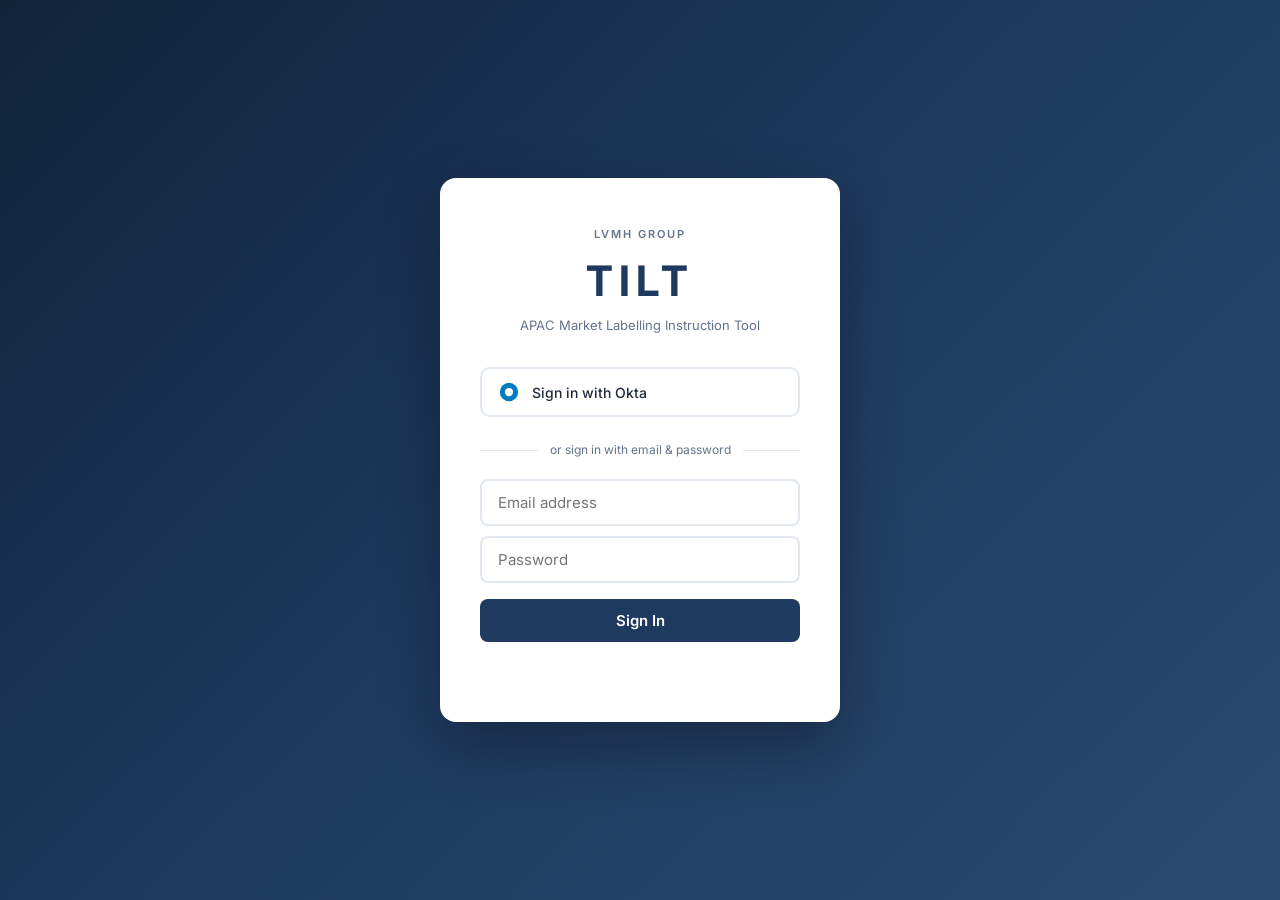
<file: index.html>
<!DOCTYPE html>
<html lang="en">
<head>
<meta charset="UTF-8">
<meta name="viewport" content="width=device-width, initial-scale=1.0">
<title>TILT V1 — Full Platform</title>
<link href="https://fonts.googleapis.com/css2?family=Inter:wght@300;400;500;600;700&display=swap" rel="stylesheet">
<link href="https://cdnjs.cloudflare.com/ajax/libs/font-awesome/6.4.0/css/all.min.css" rel="stylesheet">
<style>
*,*::before,*::after{box-sizing:border-box;margin:0;padding:0}
:root{--navy:#1e3a5f;--gold:#c8a960;--bg:#f5f7fa;--card:#fff;--text:#1e293b;--text-light:#64748b;--border:#e2e8f0;--sidebar-w:260px;--header-h:60px}
body{font-family:'Inter',sans-serif;background:var(--bg);color:var(--text);line-height:1.5;overflow-x:hidden}
#password-gate{position:fixed;inset:0;z-index:9999;display:flex;align-items:center;justify-content:center;background:linear-gradient(135deg,#0f2439 0%,#1e3a5f 50%,#2a4a6f 100%)}
#password-gate .gate-card{background:#fff;border-radius:16px;padding:48px 40px;width:400px;max-width:90vw;text-align:center;box-shadow:0 25px 60px rgba(0,0,0,.3)}
#password-gate .gate-logo{font-size:42px;font-weight:700;color:var(--navy);letter-spacing:6px;margin-bottom:4px}
#password-gate .gate-sub{font-size:13px;color:var(--text-light);margin-bottom:32px}
#password-gate input{width:100%;padding:12px 16px;border:2px solid var(--border);border-radius:8px;font-size:15px;font-family:inherit;outline:none;transition:.2s}
#password-gate input:focus{border-color:var(--gold)}
#password-gate .gate-btn{width:100%;padding:12px;margin-top:16px;background:var(--navy);color:#fff;border:none;border-radius:8px;font-size:15px;font-weight:600;cursor:pointer;font-family:inherit;transition:.2s}
#password-gate .gate-btn:hover{background:#2a4f7a}
#password-gate .gate-err{color:#ef4444;font-size:13px;margin-top:12px;min-height:20px}
#password-gate .gate-lvmh{font-size:11px;color:var(--text-light);margin-bottom:6px;text-transform:uppercase;letter-spacing:2px;font-weight:600}
#password-gate .gate-divider{display:flex;align-items:center;gap:12px;margin:24px 0 20px}
#password-gate .gate-divider span{font-size:12px;color:var(--text-light);white-space:nowrap}
#password-gate .gate-divider::before,#password-gate .gate-divider::after{content:'';flex:1;height:1px;background:var(--border)}
#password-gate .sso-buttons{display:flex;flex-direction:column;gap:10px;margin-bottom:24px}
#password-gate .sso-btn{display:flex;align-items:center;gap:12px;width:100%;padding:12px 16px;border:2px solid var(--border);border-radius:10px;background:#fff;font-size:14px;font-weight:500;color:var(--text);cursor:pointer;font-family:inherit;transition:all .2s}
#password-gate .sso-btn:hover{border-color:var(--gold);background:#fefaf3;transform:translateY(-1px);box-shadow:0 4px 12px rgba(0,0,0,.08)}
#password-gate .sso-btn img,#password-gate .sso-btn .sso-icon{width:22px;height:22px;flex-shrink:0}
#password-gate .sso-btn .sso-icon{display:flex;align-items:center;justify-content:center;font-size:18px}
#password-gate .pw-toggle{font-size:13px;color:var(--navy);cursor:pointer;font-weight:500;margin-top:4px;transition:.2s}
#password-gate .pw-toggle:hover{color:var(--gold)}
#password-gate .pw-section{display:none;margin-top:16px}
#password-gate .pw-section.visible{display:block}
#app{display:none}
.header{position:fixed;top:0;left:var(--sidebar-w);right:0;height:var(--header-h);background:#fff;border-bottom:1px solid var(--border);display:flex;align-items:center;justify-content:space-between;padding:0 24px;z-index:100}
.header-left{display:flex;align-items:center;gap:12px}
.hamburger{display:none;background:none;border:none;font-size:20px;color:var(--text);cursor:pointer}
.header-right{display:flex;align-items:center;gap:16px}
.header-right select{padding:6px 12px;border:1px solid var(--border);border-radius:6px;font-family:inherit;font-size:13px;background:#fff;cursor:pointer}
.bell-btn{position:relative;background:none;border:none;font-size:18px;color:var(--text);cursor:pointer}
.bell-btn .red-dot{position:absolute;top:-2px;right:-2px;width:8px;height:8px;background:#ef4444;border-radius:50%;border:2px solid #fff}
.sidebar{position:fixed;top:0;left:0;bottom:0;width:var(--sidebar-w);background:var(--navy);color:#fff;display:flex;flex-direction:column;z-index:200;transition:transform .3s}
.sidebar-header{padding:24px 20px 20px;border-bottom:1px solid rgba(255,255,255,.1)}
.sidebar-header .logo{font-size:28px;font-weight:700;color:var(--gold);letter-spacing:4px;display:flex;align-items:center;gap:10px}
.sidebar-header .logo .badge{font-size:11px;background:rgba(200,169,96,.2);color:var(--gold);padding:2px 8px;border-radius:10px;font-weight:500;letter-spacing:0}
.sidebar-nav{flex:1;padding:12px 0;overflow-y:auto}
.nav-item{display:flex;align-items:center;gap:12px;padding:12px 20px;color:rgba(255,255,255,.7);cursor:pointer;transition:.2s;font-size:14px;font-weight:500;border-left:3px solid transparent;position:relative}
.nav-item:hover{background:rgba(255,255,255,.05);color:#fff}
.nav-item.active{border-left-color:var(--gold);background:rgba(255,255,255,.1);color:#fff}
.nav-item i{width:20px;text-align:center;font-size:15px}
.nav-item .nav-badge{margin-left:auto;background:#ef4444;color:#fff;font-size:11px;font-weight:600;padding:2px 7px;border-radius:10px}
.sidebar-footer{padding:16px 20px;border-top:1px solid rgba(255,255,255,.1);display:flex;align-items:center;gap:12px}
.avatar{width:36px;height:36px;border-radius:50%;background:var(--gold);display:flex;align-items:center;justify-content:center;font-weight:600;font-size:13px;color:var(--navy);flex-shrink:0}
.sidebar-footer .user-info{flex:1;min-width:0}
.sidebar-footer .user-name{font-size:13px;font-weight:600;white-space:nowrap;overflow:hidden;text-overflow:ellipsis}
.sidebar-footer .user-role{font-size:11px;color:rgba(255,255,255,.5)}
.sidebar-footer .logout-btn{background:none;border:none;color:rgba(255,255,255,.5);cursor:pointer;font-size:15px;transition:.2s}
.sidebar-footer .logout-btn:hover{color:#fff}
.main{margin-left:var(--sidebar-w);margin-top:var(--header-h);padding:24px;min-height:calc(100vh - var(--header-h))}
.screen{display:none}
.screen.active{display:block}
.card{background:var(--card);border-radius:12px;border:1px solid var(--border);box-shadow:0 1px 3px rgba(0,0,0,.04)}
.card-header{padding:16px 20px;border-bottom:1px solid var(--border);font-weight:600;font-size:15px;display:flex;align-items:center;justify-content:space-between}
.card-body{padding:20px}
.stat-row{display:grid;grid-template-columns:repeat(4,1fr);gap:16px;margin-bottom:24px}
.stat-card{padding:20px;border-radius:12px;background:#fff;border:1px solid var(--border);box-shadow:0 1px 3px rgba(0,0,0,.04)}
.stat-card .stat-label{font-size:13px;color:var(--text-light);margin-bottom:4px}
.stat-card .stat-value{font-size:28px;font-weight:700}
.stat-card .stat-icon{float:right;width:40px;height:40px;border-radius:10px;display:flex;align-items:center;justify-content:center;font-size:18px}
.stat-blue .stat-value{color:#3b82f6}.stat-blue .stat-icon{background:#dbeafe;color:#3b82f6}
.stat-yellow .stat-value{color:#f59e0b}.stat-yellow .stat-icon{background:#fef3c7;color:#f59e0b}
.stat-green .stat-value{color:#22c55e}.stat-green .stat-icon{background:#dcfce7;color:#22c55e}
.stat-red .stat-value{color:#ef4444}.stat-red .stat-icon{background:#fee2e2;color:#ef4444}
.dash-grid{display:grid;grid-template-columns:1fr 1fr;gap:20px;margin-bottom:24px}
.bar-chart .bar-row{display:flex;align-items:center;gap:12px;margin-bottom:10px}
.bar-row .bar-label{width:60px;font-size:13px;font-weight:500;text-align:right;flex-shrink:0}
.bar-row .bar-track{flex:1;height:24px;background:#f1f5f9;border-radius:6px;overflow:hidden}
.bar-row .bar-fill{height:100%;border-radius:6px;display:flex;align-items:center;padding-left:8px;font-size:11px;font-weight:600;color:#fff;transition:width .6s}
.donut-wrap{display:flex;align-items:center;gap:32px;justify-content:center;padding:10px 0}
.donut{width:140px;height:140px;border-radius:50%;position:relative;flex-shrink:0}
.donut::after{content:'';position:absolute;inset:35px;background:#fff;border-radius:50%}
.donut-legend{display:flex;flex-direction:column;gap:10px}
.donut-legend .leg-item{display:flex;align-items:center;gap:8px;font-size:13px}
.leg-dot{width:10px;height:10px;border-radius:50%;flex-shrink:0}
table{width:100%;border-collapse:collapse}
th{text-align:left;padding:10px 14px;font-size:12px;font-weight:600;text-transform:uppercase;color:var(--text-light);background:#f8fafc;border-bottom:1px solid var(--border);letter-spacing:.5px}
td{padding:10px 14px;font-size:13px;border-bottom:1px solid var(--border);vertical-align:middle}
tr:hover td{background:#f8fafc}
.badge{display:inline-block;padding:3px 10px;border-radius:20px;font-size:11px;font-weight:600;white-space:nowrap}
.status-draft{background:#f1f5f9;color:#475569}
.status-pending{background:#fef3c7;color:#92400e}
.status-validated{background:#dbeafe;color:#1d4ed8}
.status-rejected{background:#fee2e2;color:#dc2626}
.status-completed{background:#dcfce7;color:#16a34a}
.btn{display:inline-flex;align-items:center;gap:6px;padding:8px 18px;border-radius:8px;font-family:inherit;font-size:13px;font-weight:600;cursor:pointer;border:none;transition:.2s}
.btn-primary{background:var(--gold);color:var(--navy)}.btn-primary:hover{background:#b89950}
.btn-secondary{background:var(--navy);color:#fff}.btn-secondary:hover{background:#2a4f7a}
.btn-ghost{background:transparent;color:var(--text);border:1px solid var(--border)}.btn-ghost:hover{background:#f1f5f9}
.btn-danger{background:#fee2e2;color:#dc2626}.btn-danger:hover{background:#fecaca}
.btn-success{background:#dcfce7;color:#16a34a}.btn-success:hover{background:#bbf7d0}
.btn-reject{background:#fee2e2;color:#dc2626}.btn-reject:hover{background:#fecaca}
.btn-sm{padding:5px 12px;font-size:12px}
.form-group{margin-bottom:14px}
.form-group label{display:block;font-size:12px;font-weight:600;color:var(--text-light);margin-bottom:4px;text-transform:uppercase;letter-spacing:.5px}
.form-group input,.form-group select,.form-group textarea{width:100%;padding:8px 12px;border:1px solid var(--border);border-radius:6px;font-family:inherit;font-size:13px;background:#fff;transition:.2s}
.form-group input:focus,.form-group select:focus,.form-group textarea:focus{outline:none;border-color:var(--gold);box-shadow:0 0 0 3px rgba(200,169,96,.15)}
.form-group input[readonly]{background:#f8fafc;color:var(--text-light)}
.search-bar{position:relative;flex:1;max-width:420px}
.search-bar input{width:100%;padding:10px 14px 10px 38px;border:1px solid var(--border);border-radius:8px;font-family:inherit;font-size:14px}
.search-bar input:focus{outline:none;border-color:var(--gold)}
.search-bar i{position:absolute;left:12px;top:50%;transform:translateY(-50%);color:var(--text-light)}
.filter-chips{display:flex;gap:8px;flex-wrap:wrap}
.chip{padding:6px 14px;border-radius:20px;font-size:12px;font-weight:600;cursor:pointer;border:1px solid var(--border);background:#fff;color:var(--text-light);transition:.2s}
.chip.active{background:var(--navy);color:#fff;border-color:var(--navy)}
.pagination{display:flex;align-items:center;justify-content:space-between;padding:14px 0}
.pagination .page-info{font-size:13px;color:var(--text-light)}
.pagination .page-btns{display:flex;gap:4px}
.page-btn{width:32px;height:32px;display:flex;align-items:center;justify-content:center;border:1px solid var(--border);background:#fff;border-radius:6px;font-size:13px;cursor:pointer;transition:.2s}
.page-btn.active{background:var(--navy);color:#fff;border-color:var(--navy)}
.flow-bar{display:flex;align-items:center;gap:0;margin-bottom:24px;padding:16px 20px;background:#fff;border-radius:12px;border:1px solid var(--border);overflow-x:auto}
.flow-step{display:flex;align-items:center;gap:8px;white-space:nowrap;font-size:12px;font-weight:600}
.flow-dot{width:28px;height:28px;border-radius:50%;display:flex;align-items:center;justify-content:center;font-size:11px;flex-shrink:0;border:2px solid var(--border);color:var(--text-light);background:#fff}
.flow-step.done .flow-dot{background:#dcfce7;color:#16a34a;border-color:#16a34a}
.flow-step.active .flow-dot{background:#fef3c7;color:#f59e0b;border-color:#f59e0b;animation:pulse 2s infinite}
@keyframes pulse{0%,100%{box-shadow:0 0 0 0 rgba(245,158,11,.3)}50%{box-shadow:0 0 0 6px rgba(245,158,11,0)}}
.flow-step.pending .flow-dot{background:#f8fafc;color:#94a3b8;border-color:#e2e8f0}
.flow-line{width:36px;height:2px;background:var(--border);flex-shrink:0;margin:0 4px}
.flow-step.done+.flow-line,.flow-line.done{background:#16a34a}
.editor-wrap{display:grid;grid-template-columns:340px 1fr;gap:20px}
.editor-form .section-title{display:flex;align-items:center;gap:10px;font-size:14px;font-weight:700;margin-bottom:14px;padding-bottom:8px;border-bottom:1px solid var(--border)}
.step-num{width:26px;height:26px;border-radius:50%;background:var(--gold);color:var(--navy);display:flex;align-items:center;justify-content:center;font-size:12px;font-weight:700;flex-shrink:0}
.editor-section{margin-bottom:20px}
.upload-zone{border:2px dashed var(--border);border-radius:10px;padding:30px;text-align:center;color:var(--text-light);cursor:pointer;transition:.2s}
.upload-zone:hover{border-color:var(--gold);background:rgba(200,169,96,.04)}
.upload-zone i{font-size:28px;margin-bottom:8px;display:block}
.upload-zone p{font-size:13px}
.editor-actions{display:flex;align-items:center;gap:10px;padding:16px 0;margin-top:16px;border-top:1px solid var(--border)}
.editor-actions .spacer{flex:1}
.preview-card{position:sticky;top:calc(var(--header-h) + 24px)}
.preview-tabs{display:flex;border-bottom:1px solid var(--border)}
.preview-tab{padding:10px 18px;font-size:13px;font-weight:600;cursor:pointer;color:var(--text-light);border-bottom:2px solid transparent;transition:.2s}
.preview-tab.active{color:var(--navy);border-bottom-color:var(--gold)}
.preview-body{padding:20px;min-height:400px;display:flex;align-items:center;justify-content:center}
.bottle-mock{width:160px;height:300px;background:linear-gradient(180deg,#2d2d2d 0%,#1a1a1a 100%);border-radius:12px 12px 20px 20px;position:relative;display:flex;flex-direction:column;align-items:center;justify-content:center}
.bottle-cap{width:50px;height:20px;background:linear-gradient(180deg,#c8a960,#a08040);border-radius:6px 6px 0 0;position:absolute;top:-18px}
.bottle-label{width:120px;background:#fff;border-radius:6px;padding:12px 8px;text-align:center;position:relative}
.bottle-label .bl-brand{font-size:10px;font-weight:700;letter-spacing:2px;color:var(--navy)}
.bottle-label .bl-name{font-size:8px;color:var(--text-light);margin-top:2px}
.bottle-label .bl-divider{width:40px;height:1px;background:var(--gold);margin:6px auto}
.bottle-label .bl-info{font-size:7px;color:#94a3b8}
.annotation{position:absolute;font-size:9px;font-weight:700;color:var(--gold);letter-spacing:1px;white-space:nowrap}
.annotation::before{content:'';position:absolute;background:var(--gold);width:1px}
.ann-brand{top:60px;right:-70px}.ann-brand::before{height:20px;left:-12px;top:4px}
.ann-colour{bottom:80px;right:-70px}.ann-colour::before{height:20px;left:-12px;top:4px}
.ann-position{bottom:30px;left:-80px}.ann-position::before{height:20px;right:-12px;top:4px}
.color-row{display:flex;align-items:center;gap:8px}
.color-row input[type="text"]{flex:1}
.color-swatch{width:28px;height:28px;border-radius:6px;border:1px solid var(--border);flex-shrink:0}
.approval-tabs{display:flex;gap:8px;margin-bottom:20px}
.approval-tab{padding:8px 18px;border-radius:8px;font-size:13px;font-weight:600;cursor:pointer;border:1px solid var(--border);background:#fff;color:var(--text-light);transition:.2s}
.approval-tab.active{background:var(--navy);color:#fff;border-color:var(--navy)}
.approval-card{border:1px solid var(--border);border-radius:10px;margin-bottom:12px;overflow:hidden;background:#fff;transition:.2s}
.approval-card-header{display:flex;align-items:center;gap:12px;padding:14px 18px;cursor:pointer;transition:.2s}
.approval-card-header:hover{background:#f8fafc}
.priority-dot{width:8px;height:8px;border-radius:50%;flex-shrink:0}
.priority-high{background:#ef4444}.priority-medium{background:#f59e0b}.priority-low{background:#3b82f6}
.approval-card-header .acq-brand{font-size:12px;font-weight:600;text-transform:uppercase;letter-spacing:1px;color:var(--text-light)}
.approval-card-header .acq-sku{font-family:monospace;font-size:13px;font-weight:600}
.approval-card-header .acq-desc{font-size:13px;color:var(--text-light);flex:1;margin-left:4px}
.approval-card-header .acq-stage{margin-left:auto}
.approval-card-header .acq-time{font-size:11px;color:var(--text-light);margin-left:12px;white-space:nowrap}
.approval-card-header .chevron{margin-left:8px;transition:transform .2s;color:var(--text-light)}
.approval-card.expanded .chevron{transform:rotate(180deg)}
.approval-card-body{display:none;padding:18px;border-top:1px solid var(--border);background:#fafbfc}
.approval-card.expanded .approval-card-body{display:block}
.acb-grid{display:grid;grid-template-columns:1fr 1fr;gap:10px;margin-bottom:14px}
.acb-grid .acb-item{font-size:12px}.acb-grid .acb-label{color:var(--text-light);font-weight:500}.acb-grid .acb-val{font-weight:600}
.approval-actions{display:flex;gap:8px;align-items:center;margin-top:14px;flex-wrap:wrap}
.approval-actions textarea{flex:1;min-width:200px;padding:8px 12px;border:1px solid var(--border);border-radius:6px;font-family:inherit;font-size:12px;resize:none;height:36px}
.ie-grid{display:grid;grid-template-columns:1fr 1fr;gap:20px}
.user-avatar-cell{display:flex;align-items:center;gap:10px}
.user-avatar-cell .ua-small{width:30px;height:30px;border-radius:50%;display:flex;align-items:center;justify-content:center;font-size:11px;font-weight:600;flex-shrink:0}
.user-avatar-cell .ua-name{font-weight:600;font-size:13px}
.user-avatar-cell .ua-email{font-size:11px;color:var(--text-light)}
.type-badge{padding:2px 8px;border-radius:4px;font-size:11px;font-weight:600}
.type-sso{background:#dbeafe;color:#1d4ed8}
.type-ext{background:#fef3c7;color:#92400e}
.status-dot{width:8px;height:8px;border-radius:50%;display:inline-block;margin-right:6px}
.status-active-dot{background:#22c55e}
.status-inactive-dot{background:#94a3b8}
.matrix-table th,.matrix-table td{text-align:center;padding:8px 10px;font-size:12px}
.matrix-table td:first-child,.matrix-table th:first-child{text-align:left}
.matrix-check{color:#22c55e;font-weight:700}
.matrix-dash{color:#cbd5e1}
.workflow-section{margin-bottom:32px}
.workflow-section h3{font-size:16px;font-weight:700;margin-bottom:16px}
.workflow-flow{display:flex;align-items:center;gap:0;flex-wrap:wrap;padding:20px;background:#fff;border-radius:12px;border:1px solid var(--border)}
.wf-box{padding:10px 16px;border-radius:8px;font-size:12px;font-weight:600;text-align:center;border:2px solid var(--border);background:#fff;min-width:100px}
.wf-box.wf-done{border-color:#22c55e;background:#dcfce7;color:#16a34a}
.wf-box.wf-active{border-color:#f59e0b;background:#fef3c7;color:#92400e}
.wf-box.wf-pending{border-color:#e2e8f0;background:#f8fafc;color:#94a3b8}
.wf-box .wf-team{font-size:10px;font-weight:400;color:var(--text-light);margin-top:2px}
.wf-arrow{font-size:16px;color:var(--text-light);margin:0 6px;flex-shrink:0}
.wf-legend{display:flex;gap:20px;margin-top:16px}
.wf-legend .wf-leg{display:flex;align-items:center;gap:6px;font-size:12px}
.wf-leg-dot{width:12px;height:12px;border-radius:3px}
.notif-panel{position:fixed;top:0;right:-360px;bottom:0;width:360px;background:#fff;box-shadow:-4px 0 20px rgba(0,0,0,.1);z-index:500;transition:right .3s;display:flex;flex-direction:column}
.notif-panel.open{right:0}
.notif-header{padding:18px 20px;border-bottom:1px solid var(--border);display:flex;align-items:center;justify-content:space-between}
.notif-header h3{font-size:16px;font-weight:700}
.notif-close{background:none;border:none;font-size:18px;cursor:pointer;color:var(--text-light)}
.notif-list{flex:1;overflow-y:auto;padding:12px}
.notif-item{padding:12px;border-radius:8px;margin-bottom:8px;background:#f8fafc;border-left:3px solid var(--gold)}
.notif-item .ni-title{font-size:13px;font-weight:600}
.notif-item .ni-text{font-size:12px;color:var(--text-light);margin-top:2px}
.notif-item .ni-time{font-size:11px;color:#94a3b8;margin-top:4px}
.toast-container{position:fixed;bottom:24px;right:24px;z-index:10000;display:flex;flex-direction:column;gap:8px}
.toast{padding:14px 20px;background:var(--navy);color:#fff;border-radius:10px;font-size:13px;font-weight:500;box-shadow:0 8px 24px rgba(0,0,0,.15);transform:translateX(120%);transition:transform .3s;display:flex;align-items:center;gap:10px}
.toast.show{transform:translateX(0)}
.toast i{color:var(--gold)}
.modal-overlay{position:fixed;inset:0;background:rgba(0,0,0,.4);z-index:800;display:none;align-items:center;justify-content:center}
.modal-overlay.open{display:flex}
.modal{background:#fff;border-radius:14px;width:600px;max-width:90vw;max-height:80vh;overflow-y:auto;box-shadow:0 20px 60px rgba(0,0,0,.2)}
.modal-head{padding:18px 24px;border-bottom:1px solid var(--border);display:flex;align-items:center;justify-content:space-between}
.modal-head h3{font-size:16px;font-weight:700}
.modal-close{background:none;border:none;font-size:18px;cursor:pointer;color:var(--text-light)}
.modal-body{padding:24px}
.modal-body .detail-row{display:flex;justify-content:space-between;padding:8px 0;border-bottom:1px solid #f1f5f9;font-size:13px}
.modal-body .detail-row .dl{color:var(--text-light);font-weight:500}
.format-options{display:flex;gap:10px;margin:10px 0}
.format-opt{padding:10px 18px;border:2px solid var(--border);border-radius:8px;cursor:pointer;font-size:13px;font-weight:600;display:flex;align-items:center;gap:6px;transition:.2s}
.format-opt.selected{border-color:var(--gold);background:rgba(200,169,96,.08)}
@media(max-width:900px){
.sidebar{transform:translateX(-100%)}
.sidebar.open{transform:translateX(0)}
.header{left:0}
.main{margin-left:0}
.hamburger{display:block}
.stat-row{grid-template-columns:1fr 1fr}
.dash-grid,.ie-grid,.editor-wrap{grid-template-columns:1fr}
}
</style>
</head>
<body>

<div id="password-gate">
<div class="gate-card">
<div class="gate-lvmh">LVMH Group</div>
<div class="gate-logo">TILT</div>
<div class="gate-sub">APAC Market Labelling Instruction Tool</div>

<div class="sso-buttons">
<button class="sso-btn" onclick="ssoLogin('okta')">
<svg class="sso-icon" viewBox="0 0 24 24" width="22" height="22"><circle cx="12" cy="12" r="10" fill="#007dc1"/><circle cx="12" cy="12" r="4.5" fill="#fff"/></svg>
Sign in with Okta
</button>
</div>

<div class="gate-divider"><span>or sign in with email &amp; password</span></div>

<div class="pw-section visible" id="pw-section">
<input type="email" id="gate-email" placeholder="Email address" autocomplete="off" style="margin-bottom:10px">
<input type="password" id="gate-pw" placeholder="Password" autocomplete="off">
<button class="gate-btn" onclick="checkPassword()">Sign In</button>
<div class="gate-err" id="gate-err"></div>
</div>
</div>
</div>

<div id="app">

<nav class="sidebar" id="sidebar">
<div class="sidebar-header">
<div class="logo">TILT <span class="badge">V1.0</span></div>
</div>
<div class="sidebar-nav">
<div class="nav-item active" data-screen="dashboard"><i class="fas fa-tachometer-alt"></i> Dashboard</div>
<div class="nav-item" data-screen="sku-browser"><i class="fas fa-barcode"></i> SKU Browser</div>
<div class="nav-item" data-screen="aw-editor"><i class="fas fa-palette"></i> AW Editor</div>
<div class="nav-item" data-screen="li-editor"><i class="fas fa-tags"></i> LI Editor</div>
<div class="nav-item" data-screen="approval-queue"><i class="fas fa-clipboard-check"></i> Approval Queue <span class="nav-badge">5</span></div>
<div class="nav-item" data-screen="import-export"><i class="fas fa-exchange-alt"></i> Import / Export</div>
<div class="nav-item" data-screen="user-mgmt"><i class="fas fa-users-cog"></i> User Management</div>
<div class="nav-item" data-screen="audit-trail"><i class="fas fa-history"></i> Audit Trail</div>
<div class="nav-item" data-screen="workflow"><i class="fas fa-project-diagram"></i> Workflow</div>
</div>
<div class="sidebar-footer">
<div class="avatar">CY</div>
<div class="user-info"><div class="user-name">Crystal Yao</div><div class="user-role">Admin</div></div>
<button class="logout-btn" title="Logout"><i class="fas fa-sign-out-alt"></i></button>
</div>
</nav>

<header class="header">
<div class="header-left">
<button class="hamburger" onclick="toggleSidebar()"><i class="fas fa-bars"></i></button>
</div>
<div class="header-right">
<select id="market-selector"><option>All Markets</option><option>JP</option><option>KR</option><option>TW</option><option>HK</option><option>TH</option><option>SG-MY</option><option>VN</option><option>ID</option><option>PH</option></select>
<select id="lang-selector"><option>EN</option><option>JP</option><option>KR</option><option>TW</option><option>TH</option><option>VN</option><option>ID</option></select>
<button class="bell-btn" onclick="toggleNotif()"><i class="fas fa-bell"></i><span class="red-dot"></span></button>
</div>
</header>

<main class="main">

<!-- DASHBOARD -->
<div class="screen active" id="screen-dashboard">
<h2 style="margin-bottom:20px;font-size:22px">Dashboard</h2>
<div class="stat-row">
<div class="stat-card stat-blue"><div class="stat-icon"><i class="fas fa-file-alt"></i></div><div class="stat-label">Total Instructions</div><div class="stat-value">2,847</div></div>
<div class="stat-card stat-yellow"><div class="stat-icon"><i class="fas fa-clock"></i></div><div class="stat-label">Pending Approval</div><div class="stat-value">124</div></div>
<div class="stat-card stat-green"><div class="stat-icon"><i class="fas fa-check-circle"></i></div><div class="stat-label">Completed</div><div class="stat-value">2,583</div></div>
<div class="stat-card stat-red"><div class="stat-icon"><i class="fas fa-times-circle"></i></div><div class="stat-label">Rejected</div><div class="stat-value">18</div></div>
</div>
<div class="dash-grid">
<div class="card">
<div class="card-header">Instructions by Market</div>
<div class="card-body bar-chart">
<div class="bar-row"><span class="bar-label">JP</span><div class="bar-track"><div class="bar-fill" style="width:100%;background:linear-gradient(90deg,#3b82f6,#60a5fa)">612</div></div></div>
<div class="bar-row"><span class="bar-label">KR</span><div class="bar-track"><div class="bar-fill" style="width:84.6%;background:linear-gradient(90deg,#3b82f6,#60a5fa)">518</div></div></div>
<div class="bar-row"><span class="bar-label">TW</span><div class="bar-track"><div class="bar-fill" style="width:64.7%;background:linear-gradient(90deg,#3b82f6,#60a5fa)">396</div></div></div>
<div class="bar-row"><span class="bar-label">TH</span><div class="bar-track"><div class="bar-fill" style="width:56.4%;background:linear-gradient(90deg,#3b82f6,#60a5fa)">345</div></div></div>
<div class="bar-row"><span class="bar-label">HK</span><div class="bar-track"><div class="bar-fill" style="width:47.1%;background:linear-gradient(90deg,#3b82f6,#60a5fa)">288</div></div></div>
<div class="bar-row"><span class="bar-label">SG-MY</span><div class="bar-track"><div class="bar-fill" style="width:41.2%;background:linear-gradient(90deg,#3b82f6,#60a5fa)">252</div></div></div>
<div class="bar-row"><span class="bar-label">VN</span><div class="bar-track"><div class="bar-fill" style="width:32.4%;background:linear-gradient(90deg,#3b82f6,#60a5fa)">198</div></div></div>
<div class="bar-row"><span class="bar-label">ID</span><div class="bar-track"><div class="bar-fill" style="width:21.6%;background:linear-gradient(90deg,#3b82f6,#60a5fa)">132</div></div></div>
<div class="bar-row"><span class="bar-label">PH</span><div class="bar-track"><div class="bar-fill" style="width:17.3%;background:linear-gradient(90deg,#3b82f6,#60a5fa)">106</div></div></div>
</div>
</div>
<div class="card">
<div class="card-header">Status Breakdown</div>
<div class="card-body">
<div class="donut-wrap">
<div class="donut" style="background:conic-gradient(#22c55e 0% 65%,#f59e0b 65% 78%,#ef4444 78% 82%,#94a3b8 82% 100%)"></div>
<div class="donut-legend">
<div class="leg-item"><span class="leg-dot" style="background:#22c55e"></span> Completed — 2,583 (65%)</div>
<div class="leg-item"><span class="leg-dot" style="background:#f59e0b"></span> Pending — 124 (13%)</div>
<div class="leg-item"><span class="leg-dot" style="background:#ef4444"></span> Rejected — 18 (4%)</div>
<div class="leg-item"><span class="leg-dot" style="background:#94a3b8"></span> Drafted — 122 (18%)</div>
</div>
</div>
</div>
</div>
</div>
<div class="card">
<div class="card-header">Recent Activity</div>
<div class="card-body" style="padding:0;overflow-x:auto">
<table>
<thead><tr><th>Record #</th><th>Market</th><th>Brand</th><th>SKU</th><th>Status</th><th>Updated By</th><th>Date</th></tr></thead>
<tbody>
<tr><td>LI-2026-0847</td><td>JP</td><td>Dior</td><td>C099600070</td><td><span class="badge status-completed">Completed</span></td><td>Tanaka Yuki</td><td>2026-03-15</td></tr>
<tr><td>LI-2026-0846</td><td>KR</td><td>Givenchy</td><td>P056120100</td><td><span class="badge status-pending">Pending</span></td><td>Kim Soo-jin</td><td>2026-03-15</td></tr>
<tr><td>AW-2026-0312</td><td>TW</td><td>Benefit</td><td>BN38201</td><td><span class="badge status-validated">Validated</span></td><td>Crystal Yao</td><td>2026-03-14</td></tr>
<tr><td>LI-2026-0845</td><td>TH</td><td>Guerlain</td><td>G042510</td><td><span class="badge status-rejected">Rejected</span></td><td>Siriporn W.</td><td>2026-03-14</td></tr>
<tr><td>LI-2026-0844</td><td>VN</td><td>Fresh</td><td>FR80120</td><td><span class="badge status-draft">Draft</span></td><td>Nguyen M.</td><td>2026-03-13</td></tr>
</tbody>
</table>
</div>
</div>
</div>

<!-- SKU BROWSER -->
<div class="screen" id="screen-sku-browser">
<h2 style="margin-bottom:20px;font-size:22px">SKU Browser</h2>
<div style="display:flex;gap:12px;align-items:center;margin-bottom:16px;flex-wrap:wrap">
<div class="search-bar"><i class="fas fa-search"></i><input type="text" id="sku-search" placeholder="Search by SKU, brand, description..." oninput="filterSKU()"></div>
<button class="btn btn-ghost" onclick="openScanner()"><i class="fas fa-barcode"></i> Scan Barcode</button>
</div>
<div class="filter-chips" style="margin-bottom:16px">
<div class="chip active" onclick="filterChip(this,'all')">All</div>
<div class="chip" onclick="filterChip(this,'completed')">Completed</div>
<div class="chip" onclick="filterChip(this,'pending')">Pending</div>
<div class="chip" onclick="filterChip(this,'rejected')">Rejected</div>
<div class="chip" onclick="filterChip(this,'draft')">Drafted</div>
</div>
<div class="card">
<div class="card-body" style="padding:0;overflow-x:auto">
<table id="sku-table">
<thead><tr><th style="width:30px"><input type="checkbox"></th><th>Record #</th><th>Market</th><th>Brand</th><th>SKU #</th><th>Description</th><th>Control Point</th><th>Status</th><th>Updated</th><th>Actions</th></tr></thead>
<tbody>
<tr data-status="completed"><td><input type="checkbox"></td><td>LI-2026-0847</td><td>JP</td><td>Dior</td><td>C099600070</td><td>Capture Totale Super Potent Serum 50ml</td><td>Ingredients</td><td><span class="badge status-completed">Completed</span></td><td>2026-03-15</td><td><button class="btn btn-sm btn-ghost" onclick="openModal('LI-2026-0847')"><i class="fas fa-eye"></i></button> <button class="btn btn-sm btn-ghost" onclick="goScreen('li-editor')"><i class="fas fa-edit"></i></button></td></tr>
<tr data-status="pending"><td><input type="checkbox"></td><td>LI-2026-0846</td><td>KR</td><td>Givenchy</td><td>P056120100</td><td>Prisme Libre Loose Powder 12g</td><td>Claims</td><td><span class="badge status-pending">Pending</span></td><td>2026-03-15</td><td><button class="btn btn-sm btn-ghost" onclick="openModal('LI-2026-0846')"><i class="fas fa-eye"></i></button> <button class="btn btn-sm btn-ghost" onclick="goScreen('li-editor')"><i class="fas fa-edit"></i></button></td></tr>
<tr data-status="completed"><td><input type="checkbox"></td><td>LI-2026-0845</td><td>TW</td><td>Benefit</td><td>BN38201</td><td>BADgal BANG! Volumizing Mascara 8.5g</td><td>Warnings</td><td><span class="badge status-completed">Completed</span></td><td>2026-03-14</td><td><button class="btn btn-sm btn-ghost" onclick="openModal('LI-2026-0845')"><i class="fas fa-eye"></i></button> <button class="btn btn-sm btn-ghost" onclick="goScreen('li-editor')"><i class="fas fa-edit"></i></button></td></tr>
<tr data-status="rejected"><td><input type="checkbox"></td><td>LI-2026-0844</td><td>TH</td><td>Guerlain</td><td>G042510</td><td>Abeille Royale Youth Watery Oil 30ml</td><td>Ingredients</td><td><span class="badge status-rejected">Rejected</span></td><td>2026-03-14</td><td><button class="btn btn-sm btn-ghost" onclick="openModal('LI-2026-0844')"><i class="fas fa-eye"></i></button> <button class="btn btn-sm btn-ghost" onclick="goScreen('li-editor')"><i class="fas fa-edit"></i></button></td></tr>
<tr data-status="draft"><td><input type="checkbox"></td><td>LI-2026-0843</td><td>VN</td><td>Fresh</td><td>FR80120</td><td>Rose Deep Hydration Face Cream 50ml</td><td>Usage</td><td><span class="badge status-draft">Draft</span></td><td>2026-03-13</td><td><button class="btn btn-sm btn-ghost" onclick="openModal('LI-2026-0843')"><i class="fas fa-eye"></i></button> <button class="btn btn-sm btn-ghost" onclick="goScreen('li-editor')"><i class="fas fa-edit"></i></button></td></tr>
<tr data-status="pending"><td><input type="checkbox"></td><td>LI-2026-0842</td><td>HK</td><td>Dior</td><td>C372100030</td><td>J'adore Eau de Parfum 30ml</td><td>Fragrance</td><td><span class="badge status-pending">Pending</span></td><td>2026-03-13</td><td><button class="btn btn-sm btn-ghost" onclick="openModal('LI-2026-0842')"><i class="fas fa-eye"></i></button> <button class="btn btn-sm btn-ghost" onclick="goScreen('li-editor')"><i class="fas fa-edit"></i></button></td></tr>
<tr data-status="completed"><td><input type="checkbox"></td><td>LI-2026-0841</td><td>SG-MY</td><td>Fenty Beauty</td><td>FB50312</td><td>Pro Filt'r Soft Matte Foundation 32ml</td><td>Ingredients</td><td><span class="badge status-completed">Completed</span></td><td>2026-03-12</td><td><button class="btn btn-sm btn-ghost" onclick="openModal('LI-2026-0841')"><i class="fas fa-eye"></i></button> <button class="btn btn-sm btn-ghost" onclick="goScreen('li-editor')"><i class="fas fa-edit"></i></button></td></tr>
<tr data-status="completed"><td><input type="checkbox"></td><td>LI-2026-0840</td><td>ID</td><td>Make Up For Ever</td><td>MU71540</td><td>Ultra HD Invisible Cover Foundation 30ml</td><td>Claims</td><td><span class="badge status-completed">Completed</span></td><td>2026-03-12</td><td><button class="btn btn-sm btn-ghost" onclick="openModal('LI-2026-0840')"><i class="fas fa-eye"></i></button> <button class="btn btn-sm btn-ghost" onclick="goScreen('li-editor')"><i class="fas fa-edit"></i></button></td></tr>
<tr data-status="pending"><td><input type="checkbox"></td><td>LI-2026-0839</td><td>PH</td><td>Givenchy</td><td>P052250</td><td>Le Rouge Deep Velvet Lipstick 3.4g</td><td>Warnings</td><td><span class="badge status-pending">Pending</span></td><td>2026-03-11</td><td><button class="btn btn-sm btn-ghost" onclick="openModal('LI-2026-0839')"><i class="fas fa-eye"></i></button> <button class="btn btn-sm btn-ghost" onclick="goScreen('li-editor')"><i class="fas fa-edit"></i></button></td></tr>
<tr data-status="draft"><td><input type="checkbox"></td><td>LI-2026-0838</td><td>JP</td><td>Guerlain</td><td>G061230</td><td>Terracotta Bronzing Powder 10g</td><td>Ingredients</td><td><span class="badge status-draft">Draft</span></td><td>2026-03-11</td><td><button class="btn btn-sm btn-ghost" onclick="openModal('LI-2026-0838')"><i class="fas fa-eye"></i></button> <button class="btn btn-sm btn-ghost" onclick="goScreen('li-editor')"><i class="fas fa-edit"></i></button></td></tr>
</tbody>
</table>
</div>
<div class="pagination" style="padding:10px 20px">
<span class="page-info">Showing 1-10 of 2,847 records</span>
<div class="page-btns">
<div class="page-btn"><i class="fas fa-chevron-left" style="font-size:10px"></i></div>
<div class="page-btn active">1</div><div class="page-btn">2</div><div class="page-btn">3</div><div class="page-btn">...</div><div class="page-btn">285</div>
<div class="page-btn"><i class="fas fa-chevron-right" style="font-size:10px"></i></div>
</div>
</div>
</div>
</div>

<!-- AW EDITOR -->
<div class="screen" id="screen-aw-editor">
<h2 style="margin-bottom:20px;font-size:22px">AW Editor</h2>
<div class="flow-bar">
<div class="flow-step done"><div class="flow-dot"><i class="fas fa-check" style="font-size:10px"></i></div> Drafted</div>
<div class="flow-line done"></div>
<div class="flow-step done"><div class="flow-dot"><i class="fas fa-check" style="font-size:10px"></i></div> Colour Valid.*</div>
<div class="flow-line done"></div>
<div class="flow-step active"><div class="flow-dot"><i class="fas fa-circle" style="font-size:6px"></i></div> AW Valid. (RA)</div>
<div class="flow-line"></div>
<div class="flow-step pending"><div class="flow-dot">4</div> AW Valid. (Brand)</div>
<div class="flow-line"></div>
<div class="flow-step pending"><div class="flow-dot">5</div> Position Valid.</div>
<div class="flow-line"></div>
<div class="flow-step pending"><div class="flow-dot">6</div> Completed</div>
</div>
<div class="editor-wrap">
<div class="editor-form">
<div class="editor-section">
<div class="section-title"><span class="step-num">1</span> Record Info</div>
<div class="form-group"><label>Record #</label><input readonly value="AW-2026-0312"></div>
<div class="form-group"><label>Country</label><select><option>Japan</option><option>Korea</option><option>Taiwan</option><option>Thailand</option><option>Hong Kong</option></select></div>
<div class="form-group"><label>Market</label><select><option>JP</option><option>KR</option><option>TW</option><option>TH</option><option>HK</option><option>SG-MY</option><option>VN</option><option>ID</option><option>PH</option></select></div>
<div class="form-group"><label>Brand</label><select><option>Dior</option><option>Givenchy</option><option>Fenty Beauty</option><option>Benefit</option><option>Fresh</option><option>Guerlain</option><option>Make Up For Ever</option></select></div>
<div class="form-group"><label>SKU #</label><input value="C099600070"></div>
<div class="form-group"><label>Description</label><input value="Capture Totale Super Potent Serum 50ml"></div>
<div class="form-group"><label>OCD Date</label><input type="date" value="2026-04-15"></div>
<div class="form-group"><label>Usage Code</label><input value="SK-CARE-SRM"></div>
<div class="form-group"><label>Control Point</label><select><option>Ingredients</option><option>Claims</option><option>Warnings</option><option>Usage</option><option>Fragrance</option></select></div>
</div>
<div class="editor-section">
<div class="section-title"><span class="step-num">2</span> Label Colour</div>
<div class="form-group"><label>Label Colour</label><div class="color-row"><input type="text" value="#FFFFFF"><div class="color-swatch" style="background:#FFFFFF"></div></div></div>
<div class="form-group"><label>Font Colour</label><div class="color-row"><input type="text" value="#1E293B"><div class="color-swatch" style="background:#1E293B"></div></div></div>
<p style="font-size:11px;color:var(--text-light);margin-top:4px"><i class="fas fa-info-circle"></i> Requires colour validation before proceeding</p>
</div>
<div class="editor-section">
<div class="section-title"><span class="step-num">3</span> Artwork</div>
<div class="form-group"><label>Label AW ID</label><input value="AW-JP-DC-2026-0070"></div>
<div class="form-group"><label>AW Image</label>
<div class="upload-zone"><i class="fas fa-cloud-upload-alt"></i><p>Drop AW file here or click to browse</p></div>
</div>
<div class="form-group"><label>Ingredient Listing Version</label><input value="ING-V3.2"></div>
<div class="form-group"><label>Label Size</label><input value="45mm x 80mm"></div>
</div>
</div>
<div>
<div class="card preview-card">
<div class="preview-tabs">
<div class="preview-tab active" onclick="switchPreviewTab(this)">Preview</div>
<div class="preview-tab" onclick="switchPreviewTab(this)">Annotations</div>
<div class="preview-tab" onclick="switchPreviewTab(this)">History</div>
</div>
<div class="preview-body">
<div class="bottle-mock">
<div class="bottle-cap"></div>
<div class="bottle-label">
<div class="bl-brand">DIOR</div>
<div class="bl-name">Capture Totale</div>
<div class="bl-divider"></div>
<div class="bl-info">Super Potent Serum<br>50ml / 1.7 fl.oz</div>
</div>
<div class="annotation ann-brand">BRAND</div>
<div class="annotation ann-colour">COLOUR</div>
<div class="annotation ann-position">POSITION</div>
</div>
</div>
</div>
</div>
</div>
<div class="editor-actions">
<button class="btn btn-ghost"><i class="fas fa-arrow-left"></i> Back</button>
<button class="btn btn-ghost">Save Draft</button>
<span class="spacer"></span>
<button class="btn btn-danger btn-sm">Delete</button>
<button class="btn btn-secondary">Submit for Review</button>
<button class="btn btn-primary">Complete &amp; Approve <i class="fas fa-arrow-right"></i></button>
</div>
</div>

<!-- LI EDITOR -->
<div class="screen" id="screen-li-editor">
<h2 style="margin-bottom:20px;font-size:22px">LI Editor</h2>
<div class="flow-bar" id="li-flow-bar"></div>
<div class="editor-wrap">
<div class="editor-form">
<div class="editor-section">
<div class="section-title"><span class="step-num">1</span> Record Info</div>
<div class="form-group"><label>Record #</label><input readonly value="LI-2026-0847"></div>
<div class="form-group"><label>Market</label><input readonly value="JP"></div>
<div class="form-group"><label>Brand</label><select><option selected>Dior</option><option>Givenchy</option><option>Fenty Beauty</option><option>Benefit</option><option>Fresh</option><option>Guerlain</option><option>Make Up For Ever</option></select></div>
<div class="form-group"><label>SKU #</label><input value="C099600070"></div>
<div class="form-group"><label>Description</label><input value="Capture Totale Super Potent Serum 50ml"></div>
<div class="form-group"><label>OCD Date</label><input type="date" value="2026-04-15"></div>
</div>
<div class="editor-section">
<div class="section-title"><span class="step-num">2</span> Label Position</div>
<div class="form-group"><label>Label AW Location</label><select><option>Back panel</option><option>Front panel</option><option>Side panel</option><option>Bottom</option><option>Cap</option></select></div>
<div class="form-group"><label>Location Notes (free text)</label><input placeholder="Additional placement details..."></div>
<div class="form-group"><label>Label AW Image</label><div style="padding:8px 12px;background:#f8fafc;border:1px solid var(--border);border-radius:6px;font-size:12px;color:var(--text-light)"><i class="fas fa-file-image" style="margin-right:6px"></i> AW-JP-DC-2026-0070.pdf</div></div>
<div class="form-group"><label>Label AW ID</label><input readonly value="AW-JP-DC-2026-0070"></div>
<div class="form-group"><label>Label Colour</label><div class="color-row"><input type="text" value="#FFFFFF"><div class="color-swatch" style="background:#FFFFFF"></div></div></div>
<div class="form-group"><label>Font Colour</label><div class="color-row"><input type="text" value="#1E293B"><div class="color-swatch" style="background:#1E293B"></div></div></div>
<div class="form-group"><label>Size</label><input value="45mm x 80mm"></div>
</div>
<div class="editor-section">
<div class="section-title"><span class="step-num">3</span> Instruction Details</div>
<div class="form-group"><label>Language</label><select><option>English</option><option>Japanese</option><option>Korean</option><option>Traditional Chinese</option><option>Thai</option><option>Vietnamese</option><option>Bahasa Indonesia</option></select></div>
<div class="form-group"><label>Labelled Product Picture</label>
<div class="upload-zone"><i class="fas fa-cloud-upload-alt"></i><p>Drop product picture here or click to browse</p></div>
</div>
<div class="form-group"><label>Additional Notes</label><textarea rows="3" placeholder="Enter any additional labelling instructions..."></textarea></div>
</div>
</div>
<div>
<div class="card preview-card">
<div class="preview-tabs">
<div class="preview-tab active" onclick="switchPreviewTab(this)">Preview</div>
<div class="preview-tab" onclick="switchPreviewTab(this)">Annotations</div>
<div class="preview-tab" onclick="switchPreviewTab(this)">History</div>
</div>
<div class="preview-body">
<div class="bottle-mock">
<div class="bottle-cap"></div>
<div class="bottle-label" style="border:2px solid var(--gold)">
<div class="bl-brand">DIOR</div>
<div class="bl-name">Capture Totale</div>
<div class="bl-divider"></div>
<div class="bl-info">Super Potent Serum<br>50ml / 1.7 fl.oz</div>
</div>
<div class="annotation ann-brand">BRAND</div>
<div class="annotation ann-colour">COLOUR</div>
<div class="annotation ann-position">POSITION</div>
</div>
</div>
</div>
</div>
</div>
<div class="editor-actions">
<button class="btn btn-ghost"><i class="fas fa-arrow-left"></i> Back</button>
<button class="btn btn-ghost">Save Draft</button>
<span class="spacer"></span>
<button class="btn btn-danger btn-sm">Delete</button>
<button class="btn btn-secondary">Submit for Review</button>
<button class="btn btn-primary">Complete &amp; Approve <i class="fas fa-arrow-right"></i></button>
</div>
</div>

<!-- APPROVAL QUEUE -->
<div class="screen" id="screen-approval-queue">
<h2 style="margin-bottom:20px;font-size:22px">Approval Queue</h2>
<div class="approval-tabs">
<div class="approval-tab active" onclick="switchApprovalTab(this)">Pending My Approval (5)</div>
<div class="approval-tab" onclick="switchApprovalTab(this)">My Requests (12)</div>
<div class="approval-tab" onclick="switchApprovalTab(this)">All Approvals</div>
</div>

<div class="approval-card" onclick="toggleApproval(this)">
<div class="approval-card-header">
<span class="priority-dot priority-high"></span>
<span class="acq-brand">DIOR</span>
<span class="acq-sku">C099600070</span>
<span class="acq-desc">Capture Totale Serum — Colour validation overdue</span>
<span class="badge status-rejected acq-stage">Colour Validation</span>
<span class="acq-time">3 days ago</span>
<i class="fas fa-chevron-down chevron"></i>
</div>
<div class="approval-card-body">
<div class="acb-grid">
<div class="acb-item"><div class="acb-label">Record #</div><div class="acb-val">AW-2026-0312</div></div>
<div class="acb-item"><div class="acb-label">Control Point</div><div class="acb-val">Ingredients</div></div>
<div class="acb-item"><div class="acb-label">Ingredient Ver.</div><div class="acb-val">ING-V3.2</div></div>
<div class="acb-item"><div class="acb-label">Submitted By</div><div class="acb-val">Tanaka Yuki</div></div>
</div>
<div style="display:flex;gap:12px;align-items:center;margin-bottom:12px">
<div style="width:80px;height:80px;background:linear-gradient(135deg,#2d2d2d,#1a1a1a);border-radius:8px;display:flex;align-items:center;justify-content:center;color:#fff;font-size:10px">AW Preview</div>
<div style="display:flex;gap:6px"><div class="color-swatch" style="background:#FFFFFF"></div><div class="color-swatch" style="background:#1E293B"></div></div>
</div>
<div class="approval-actions">
<textarea placeholder="Add a comment..."></textarea>
<button class="btn btn-success btn-sm"><i class="fas fa-check"></i> Approve</button>
<button class="btn btn-reject btn-sm"><i class="fas fa-times"></i> Reject</button>
<button class="btn btn-ghost btn-sm">Reassign</button>
<button class="btn btn-ghost btn-sm" onclick="event.stopPropagation();goScreen('aw-editor')">View Details</button>
</div>
</div>
</div>

<div class="approval-card" onclick="toggleApproval(this)">
<div class="approval-card-header">
<span class="priority-dot priority-medium"></span>
<span class="acq-brand">GIVENCHY</span>
<span class="acq-sku">P056120100</span>
<span class="acq-desc">Prisme Libre Powder — Brand sign-off needed</span>
<span class="badge status-pending acq-stage">AW Brand Valid.</span>
<span class="acq-time">1 day ago</span>
<i class="fas fa-chevron-down chevron"></i>
</div>
<div class="approval-card-body">
<div class="acb-grid">
<div class="acb-item"><div class="acb-label">Record #</div><div class="acb-val">AW-2026-0315</div></div>
<div class="acb-item"><div class="acb-label">Control Point</div><div class="acb-val">Claims</div></div>
<div class="acb-item"><div class="acb-label">Ingredient Ver.</div><div class="acb-val">ING-V2.1</div></div>
<div class="acb-item"><div class="acb-label">Submitted By</div><div class="acb-val">Kim Soo-jin</div></div>
</div>
<div class="approval-actions">
<textarea placeholder="Add a comment..."></textarea>
<button class="btn btn-success btn-sm"><i class="fas fa-check"></i> Approve</button>
<button class="btn btn-reject btn-sm"><i class="fas fa-times"></i> Reject</button>
<button class="btn btn-ghost btn-sm">Reassign</button>
<button class="btn btn-ghost btn-sm" onclick="event.stopPropagation();goScreen('aw-editor')">View Details</button>
</div>
</div>
</div>

<div class="approval-card" onclick="toggleApproval(this)">
<div class="approval-card-header">
<span class="priority-dot priority-medium"></span>
<span class="acq-brand">BENEFIT</span>
<span class="acq-sku">BN38201</span>
<span class="acq-desc">BADgal BANG! Mascara — Position check required</span>
<span class="badge status-validated acq-stage">Position Validation</span>
<span class="acq-time">6 hours ago</span>
<i class="fas fa-chevron-down chevron"></i>
</div>
<div class="approval-card-body">
<div class="acb-grid">
<div class="acb-item"><div class="acb-label">Record #</div><div class="acb-val">LI-2026-0845</div></div>
<div class="acb-item"><div class="acb-label">Control Point</div><div class="acb-val">Warnings</div></div>
<div class="acb-item"><div class="acb-label">Ingredient Ver.</div><div class="acb-val">ING-V1.0</div></div>
<div class="acb-item"><div class="acb-label">Submitted By</div><div class="acb-val">Crystal Yao</div></div>
</div>
<div class="approval-actions">
<textarea placeholder="Add a comment..."></textarea>
<button class="btn btn-success btn-sm"><i class="fas fa-check"></i> Approve</button>
<button class="btn btn-reject btn-sm"><i class="fas fa-times"></i> Reject</button>
<button class="btn btn-ghost btn-sm">Reassign</button>
<button class="btn btn-ghost btn-sm" onclick="event.stopPropagation();goScreen('li-editor')">View Details</button>
</div>
</div>
</div>

<div class="approval-card" onclick="toggleApproval(this)">
<div class="approval-card-header">
<span class="priority-dot priority-low"></span>
<span class="acq-brand">FRESH</span>
<span class="acq-sku">FR80120</span>
<span class="acq-desc">Rose Cream — LI final check</span>
<span class="badge status-pending acq-stage">LI Validation</span>
<span class="acq-time">2 hours ago</span>
<i class="fas fa-chevron-down chevron"></i>
</div>
<div class="approval-card-body">
<div class="acb-grid">
<div class="acb-item"><div class="acb-label">Record #</div><div class="acb-val">LI-2026-0843</div></div>
<div class="acb-item"><div class="acb-label">Control Point</div><div class="acb-val">Usage</div></div>
<div class="acb-item"><div class="acb-label">Ingredient Ver.</div><div class="acb-val">ING-V4.0</div></div>
<div class="acb-item"><div class="acb-label">Submitted By</div><div class="acb-val">Nguyen M.</div></div>
</div>
<div class="approval-actions">
<textarea placeholder="Add a comment..."></textarea>
<button class="btn btn-success btn-sm"><i class="fas fa-check"></i> Approve</button>
<button class="btn btn-reject btn-sm"><i class="fas fa-times"></i> Reject</button>
<button class="btn btn-ghost btn-sm">Reassign</button>
<button class="btn btn-ghost btn-sm" onclick="event.stopPropagation();goScreen('li-editor')">View Details</button>
</div>
</div>
</div>

<div class="approval-card" onclick="toggleApproval(this)">
<div class="approval-card-header">
<span class="priority-dot priority-low"></span>
<span class="acq-brand">GUERLAIN</span>
<span class="acq-sku">G061230</span>
<span class="acq-desc">Terracotta Powder — LI review</span>
<span class="badge status-pending acq-stage">LI Validation</span>
<span class="acq-time">30 min ago</span>
<i class="fas fa-chevron-down chevron"></i>
</div>
<div class="approval-card-body">
<div class="acb-grid">
<div class="acb-item"><div class="acb-label">Record #</div><div class="acb-val">LI-2026-0838</div></div>
<div class="acb-item"><div class="acb-label">Control Point</div><div class="acb-val">Ingredients</div></div>
<div class="acb-item"><div class="acb-label">Ingredient Ver.</div><div class="acb-val">ING-V2.5</div></div>
<div class="acb-item"><div class="acb-label">Submitted By</div><div class="acb-val">Tanaka Yuki</div></div>
</div>
<div class="approval-actions">
<textarea placeholder="Add a comment..."></textarea>
<button class="btn btn-success btn-sm"><i class="fas fa-check"></i> Approve</button>
<button class="btn btn-reject btn-sm"><i class="fas fa-times"></i> Reject</button>
<button class="btn btn-ghost btn-sm">Reassign</button>
<button class="btn btn-ghost btn-sm" onclick="event.stopPropagation();goScreen('li-editor')">View Details</button>
</div>
</div>
</div>
</div>

<!-- IMPORT / EXPORT -->
<div class="screen" id="screen-import-export">
<h2 style="margin-bottom:20px;font-size:22px">Import / Export</h2>
<div class="ie-grid">
<div class="card">
<div class="card-header"><i class="fas fa-file-import" style="margin-right:8px;color:var(--gold)"></i> Import</div>
<div class="card-body">
<div class="upload-zone" style="margin-bottom:16px"><i class="fas fa-cloud-upload-alt"></i><p>Drag &amp; drop file here, or click to browse<br><span style="font-size:11px;color:#94a3b8">Supports .csv, .xlsx</span></p></div>
<div class="form-group"><label>Target Market</label><select><option>JP</option><option>KR</option><option>TW</option><option>TH</option><option>HK</option><option>SG-MY</option><option>VN</option><option>ID</option><option>PH</option></select></div>
<div class="form-group"><label>Import Source</label><select><option>Local File</option><option>SharePoint</option></select></div>
<div style="margin:14px 0"><label style="font-size:13px;cursor:pointer;display:flex;align-items:center;gap:8px"><input type="checkbox"> Update existing records if SKU matches</label></div>
<button class="btn btn-primary" onclick="showToast('Import started successfully')"><i class="fas fa-file-import"></i> Start Import</button>
</div>
</div>
<div class="card">
<div class="card-header"><i class="fas fa-file-export" style="margin-right:8px;color:var(--gold)"></i> Export</div>
<div class="card-body">
<div class="form-group"><label>Export Scope</label><select><option>All</option><option>Current Market</option><option>Filtered</option></select></div>
<div class="form-group"><label>Format</label>
<div class="format-options">
<div class="format-opt selected" onclick="selectFormat(this)"><i class="fas fa-file-csv"></i> CSV</div>
<div class="format-opt" onclick="selectFormat(this)"><i class="fas fa-file-excel"></i> Excel</div>
<div class="format-opt" onclick="selectFormat(this)"><i class="fas fa-file-pdf"></i> PDF</div>
</div>
</div>
<div style="display:flex;gap:10px">
<div class="form-group" style="flex:1"><label>From</label><input type="date" value="2026-01-01"></div>
<div class="form-group" style="flex:1"><label>To</label><input type="date" value="2026-03-16"></div>
</div>
<button class="btn btn-primary" onclick="showToast('Export generated successfully')"><i class="fas fa-file-export"></i> Export Data</button>
<hr style="margin:20px 0;border:none;border-top:1px solid var(--border)">
<h4 style="font-size:14px;margin-bottom:12px"><i class="fas fa-sync-alt" style="margin-right:6px;color:var(--gold)"></i> SharePoint Sync</h4>
<div class="form-group"><label>Sync Path</label><input readonly value="/sites/LVMH-APAC/TILT/exports/"></div>
<button class="btn btn-secondary" onclick="showToast('SharePoint sync initiated')"><i class="fas fa-cloud-upload-alt"></i> Sync to SharePoint</button>
</div>
</div>
</div>
</div>

<!-- USER MANAGEMENT -->
<div class="screen" id="screen-user-mgmt">
<h2 style="margin-bottom:20px;font-size:22px">User Management</h2>
<div style="display:flex;gap:12px;margin-bottom:16px;flex-wrap:wrap">
<div class="search-bar"><i class="fas fa-search"></i><input placeholder="Search users..."></div>
<select style="padding:8px 12px;border:1px solid var(--border);border-radius:8px;font-family:inherit;font-size:13px"><option>All Roles</option><option>Admin</option><option>RA Lead</option><option>Brand Coordinator</option><option>Market User</option><option>Viewer</option></select>
<select style="padding:8px 12px;border:1px solid var(--border);border-radius:8px;font-family:inherit;font-size:13px"><option>All Types</option><option>LVMH SSO</option><option>External</option></select>
</div>
<div class="card">
<div class="card-body" style="padding:0;overflow-x:auto">
<table>
<thead><tr><th>User</th><th>Type</th><th>Role(s)</th><th>Team</th><th>Market(s)</th><th>Language</th><th>Status</th><th>Actions</th></tr></thead>
<tbody>
<tr><td><div class="user-avatar-cell"><div class="ua-small" style="background:var(--gold);color:var(--navy)">CY</div><div><div class="ua-name">Crystal Yao</div><div class="ua-email">c.yao@lvmh.com</div></div></div></td><td><span class="type-badge type-sso">LVMH SSO</span></td><td>Admin</td><td>APAC RA</td><td>All</td><td>EN, TW</td><td><span class="status-dot status-active-dot"></span>Active</td><td><button class="btn btn-sm btn-ghost"><i class="fas fa-edit"></i></button></td></tr>
<tr><td><div class="user-avatar-cell"><div class="ua-small" style="background:#dbeafe;color:#1d4ed8">KS</div><div><div class="ua-name">Kim Soo-jin</div><div class="ua-email">s.kim@lvmh.com</div></div></div></td><td><span class="type-badge type-sso">LVMH SSO</span></td><td>Brand Coordinator</td><td>P&amp;C Korea</td><td>KR</td><td>KR, EN</td><td><span class="status-dot status-active-dot"></span>Active</td><td><button class="btn btn-sm btn-ghost"><i class="fas fa-edit"></i></button></td></tr>
<tr><td><div class="user-avatar-cell"><div class="ua-small" style="background:#dcfce7;color:#16a34a">TY</div><div><div class="ua-name">Tanaka Yuki</div><div class="ua-email">y.tanaka@lvmh.com</div></div></div></td><td><span class="type-badge type-sso">LVMH SSO</span></td><td>RA Lead</td><td>P&amp;C Japan</td><td>JP</td><td>JP, EN</td><td><span class="status-dot status-active-dot"></span>Active</td><td><button class="btn btn-sm btn-ghost"><i class="fas fa-edit"></i></button></td></tr>
<tr><td><div class="user-avatar-cell"><div class="ua-small" style="background:#fef3c7;color:#92400e">SW</div><div><div class="ua-name">Siriporn W.</div><div class="ua-email">s.wongchai@lvmh.com</div></div></div></td><td><span class="type-badge type-sso">LVMH SSO</span></td><td>Market User</td><td>P&amp;C Thailand</td><td>TH</td><td>TH, EN</td><td><span class="status-dot status-active-dot"></span>Active</td><td><button class="btn btn-sm btn-ghost"><i class="fas fa-edit"></i></button></td></tr>
<tr><td><div class="user-avatar-cell"><div class="ua-small" style="background:#fee2e2;color:#dc2626">VN</div><div><div class="ua-name">vendor_vn_01</div><div class="ua-email">vendor01@printco.vn</div></div></div></td><td><span class="type-badge type-ext">External</span></td><td>Viewer</td><td>Vendor — PrintCo VN</td><td>VN</td><td>VN</td><td><span class="status-dot status-active-dot"></span>Active</td><td><button class="btn btn-sm btn-ghost"><i class="fas fa-edit"></i></button> <button class="btn btn-sm btn-ghost"><i class="fas fa-ban"></i></button></td></tr>
<tr><td><div class="user-avatar-cell"><div class="ua-small" style="background:#f1f5f9;color:#94a3b8">LP</div><div><div class="ua-name">label_printer_id</div><div class="ua-email">printer@labelworks.id</div></div></div></td><td><span class="type-badge type-ext">External</span></td><td>Viewer</td><td>Vendor — LabelWorks ID</td><td>ID</td><td>ID</td><td><span class="status-dot status-inactive-dot"></span>Disabled</td><td><button class="btn btn-sm btn-ghost"><i class="fas fa-edit"></i></button> <button class="btn btn-sm btn-ghost"><i class="fas fa-undo"></i></button></td></tr>
</tbody>
</table>
</div>
</div>
<div class="card" style="margin-top:20px">
<div class="card-header">User Rights Matrix</div>
<div class="card-body" style="padding:0;overflow-x:auto">
<table class="matrix-table">
<thead><tr><th>Permission</th><th>Admin</th><th>RA Lead</th><th>Brand Coord.</th><th>Market User</th><th>Viewer</th></tr></thead>
<tbody>
<tr><td>Create Instructions</td><td class="matrix-check">&#10003;</td><td class="matrix-check">&#10003;</td><td class="matrix-check">&#10003;</td><td class="matrix-check">&#10003;</td><td class="matrix-dash">&mdash;</td></tr>
<tr><td>Edit Own Instructions</td><td class="matrix-check">&#10003;</td><td class="matrix-check">&#10003;</td><td class="matrix-check">&#10003;</td><td class="matrix-check">&#10003;</td><td class="matrix-dash">&mdash;</td></tr>
<tr><td>Approve / Reject</td><td class="matrix-check">&#10003;</td><td class="matrix-check">&#10003;</td><td class="matrix-check">&#10003;</td><td class="matrix-dash">&mdash;</td><td class="matrix-dash">&mdash;</td></tr>
<tr><td>Colour Validation</td><td class="matrix-check">&#10003;</td><td class="matrix-check">&#10003;</td><td class="matrix-dash">&mdash;</td><td class="matrix-dash">&mdash;</td><td class="matrix-dash">&mdash;</td></tr>
<tr><td>Import / Export</td><td class="matrix-check">&#10003;</td><td class="matrix-check">&#10003;</td><td class="matrix-dash">&mdash;</td><td class="matrix-dash">&mdash;</td><td class="matrix-dash">&mdash;</td></tr>
<tr><td>User Management</td><td class="matrix-check">&#10003;</td><td class="matrix-dash">&mdash;</td><td class="matrix-dash">&mdash;</td><td class="matrix-dash">&mdash;</td><td class="matrix-dash">&mdash;</td></tr>
<tr><td>View Audit Trail</td><td class="matrix-check">&#10003;</td><td class="matrix-check">&#10003;</td><td class="matrix-check">&#10003;</td><td class="matrix-check">&#10003;</td><td class="matrix-check">&#10003;</td></tr>
<tr><td>SharePoint Sync</td><td class="matrix-check">&#10003;</td><td class="matrix-check">&#10003;</td><td class="matrix-dash">&mdash;</td><td class="matrix-dash">&mdash;</td><td class="matrix-dash">&mdash;</td></tr>
</tbody>
</table>
</div>
</div>
</div>

<!-- AUDIT TRAIL -->
<div class="screen" id="screen-audit-trail">
<h2 style="margin-bottom:20px;font-size:22px">Audit Trail</h2>
<div style="display:flex;gap:12px;margin-bottom:16px;flex-wrap:wrap;align-items:center">
<div class="search-bar"><i class="fas fa-search"></i><input placeholder="Search audit log..."></div>
<select style="padding:8px 12px;border:1px solid var(--border);border-radius:8px;font-family:inherit;font-size:13px"><option>All Actions</option><option>Created</option><option>Updated</option><option>Approved</option><option>Rejected</option><option>Imported</option></select>
<input type="date" value="2026-03-01" style="padding:8px 12px;border:1px solid var(--border);border-radius:8px;font-family:inherit;font-size:13px">
<input type="date" value="2026-03-16" style="padding:8px 12px;border:1px solid var(--border);border-radius:8px;font-family:inherit;font-size:13px">
</div>
<div class="card">
<div class="card-body" style="padding:0;overflow-x:auto">
<table>
<thead><tr><th>Timestamp</th><th>User</th><th>Action</th><th>Record</th><th>Details</th></tr></thead>
<tbody>
<tr><td style="white-space:nowrap">2026-03-16 09:42</td><td>Crystal Yao</td><td><span class="badge status-completed">Approved</span></td><td>LI-2026-0847</td><td>Approved LI for Dior Capture Totale Serum (JP)</td></tr>
<tr><td style="white-space:nowrap">2026-03-15 17:15</td><td>Tanaka Yuki</td><td><span class="badge status-validated">Updated</span></td><td>LI-2026-0847</td><td>Updated ingredient listing to ING-V3.2</td></tr>
<tr><td style="white-space:nowrap">2026-03-15 14:30</td><td>Kim Soo-jin</td><td><span class="badge status-pending">Created</span></td><td>LI-2026-0846</td><td>Created LI for Givenchy Prisme Libre (KR)</td></tr>
<tr><td style="white-space:nowrap">2026-03-14 16:00</td><td>Crystal Yao</td><td><span class="badge status-rejected">Rejected</span></td><td>LI-2026-0844</td><td>Rejected: Incorrect warning text for TH market</td></tr>
<tr><td style="white-space:nowrap">2026-03-14 10:22</td><td>System</td><td><span class="badge" style="background:#fef3c7;color:#92400e">Imported</span></td><td>BATCH-0045</td><td>Bulk import of 47 SKUs for SG-MY market</td></tr>
<tr><td style="white-space:nowrap">2026-03-13 15:45</td><td>Siriporn W.</td><td><span class="badge status-validated">Updated</span></td><td>LI-2026-0840</td><td>Updated label position to back panel (TH)</td></tr>
<tr><td style="white-space:nowrap">2026-03-13 09:10</td><td>Nguyen M.</td><td><span class="badge status-pending">Created</span></td><td>LI-2026-0843</td><td>Created LI for Fresh Rose Cream (VN)</td></tr>
</tbody>
</table>
</div>
<div class="pagination" style="padding:10px 20px">
<span class="page-info">Showing 1-7 of 1,246 entries</span>
<div class="page-btns">
<div class="page-btn"><i class="fas fa-chevron-left" style="font-size:10px"></i></div>
<div class="page-btn active">1</div><div class="page-btn">2</div><div class="page-btn">3</div><div class="page-btn">...</div><div class="page-btn">178</div>
<div class="page-btn"><i class="fas fa-chevron-right" style="font-size:10px"></i></div>
</div>
</div>
</div>
</div>

<!-- WORKFLOW -->
<div class="screen" id="screen-workflow">
<h2 style="margin-bottom:20px;font-size:22px">Workflow</h2>
<div class="workflow-section">
<h3>V1 — Full Platform (AW + LI)</h3>
<div class="workflow-flow">
<div class="wf-box wf-done">Drafted<div class="wf-team">All Users</div></div>
<div class="wf-arrow"><i class="fas fa-arrow-right"></i></div>
<div class="wf-box wf-done">Colour Validation*<div class="wf-team">RA Lead</div></div>
<div class="wf-arrow"><i class="fas fa-arrow-right"></i></div>
<div class="wf-box wf-active">AW Validation (RA)<div class="wf-team">RA Lead</div></div>
<div class="wf-arrow"><i class="fas fa-arrow-right"></i></div>
<div class="wf-box wf-pending">AW Validation (Brand)<div class="wf-team">Brand Coord.</div></div>
<div class="wf-arrow"><i class="fas fa-arrow-right"></i></div>
<div class="wf-box wf-pending">Position Validation<div class="wf-team">Market User</div></div>
<div class="wf-arrow"><i class="fas fa-arrow-right"></i></div>
<div class="wf-box wf-pending">LI Validation<div class="wf-team">RA Lead</div></div>
<div class="wf-arrow"><i class="fas fa-arrow-right"></i></div>
<div class="wf-box wf-pending">Completed<div class="wf-team">System</div></div>
</div>
</div>
<div class="wf-legend">
<div class="wf-leg"><div class="wf-leg-dot" style="background:#dcfce7;border:1px solid #22c55e"></div> Completed</div>
<div class="wf-leg"><div class="wf-leg-dot" style="background:#fef3c7;border:1px solid #f59e0b"></div> Active</div>
<div class="wf-leg"><div class="wf-leg-dot" style="background:#f8fafc;border:1px solid #e2e8f0"></div> Pending</div>
</div>
<div class="card" style="margin-top:24px">
<div class="card-header">User Rights Matrix</div>
<div class="card-body" style="padding:0;overflow-x:auto">
<table class="matrix-table">
<thead><tr><th>Permission</th><th>Admin</th><th>RA Lead</th><th>Brand Coord.</th><th>Market User</th><th>Viewer</th></tr></thead>
<tbody>
<tr><td>Create Instructions</td><td class="matrix-check">&#10003;</td><td class="matrix-check">&#10003;</td><td class="matrix-check">&#10003;</td><td class="matrix-check">&#10003;</td><td class="matrix-dash">&mdash;</td></tr>
<tr><td>Edit Own Instructions</td><td class="matrix-check">&#10003;</td><td class="matrix-check">&#10003;</td><td class="matrix-check">&#10003;</td><td class="matrix-check">&#10003;</td><td class="matrix-dash">&mdash;</td></tr>
<tr><td>Approve / Reject</td><td class="matrix-check">&#10003;</td><td class="matrix-check">&#10003;</td><td class="matrix-check">&#10003;</td><td class="matrix-dash">&mdash;</td><td class="matrix-dash">&mdash;</td></tr>
<tr><td>Colour Validation</td><td class="matrix-check">&#10003;</td><td class="matrix-check">&#10003;</td><td class="matrix-dash">&mdash;</td><td class="matrix-dash">&mdash;</td><td class="matrix-dash">&mdash;</td></tr>
<tr><td>Import / Export</td><td class="matrix-check">&#10003;</td><td class="matrix-check">&#10003;</td><td class="matrix-dash">&mdash;</td><td class="matrix-dash">&mdash;</td><td class="matrix-dash">&mdash;</td></tr>
<tr><td>User Management</td><td class="matrix-check">&#10003;</td><td class="matrix-dash">&mdash;</td><td class="matrix-dash">&mdash;</td><td class="matrix-dash">&mdash;</td><td class="matrix-dash">&mdash;</td></tr>
<tr><td>View Audit Trail</td><td class="matrix-check">&#10003;</td><td class="matrix-check">&#10003;</td><td class="matrix-check">&#10003;</td><td class="matrix-check">&#10003;</td><td class="matrix-check">&#10003;</td></tr>
<tr><td>SharePoint Sync</td><td class="matrix-check">&#10003;</td><td class="matrix-check">&#10003;</td><td class="matrix-dash">&mdash;</td><td class="matrix-dash">&mdash;</td><td class="matrix-dash">&mdash;</td></tr>
</tbody>
</table>
</div>
</div>
</div>

</main>

<!-- NOTIFICATION PANEL -->
<div class="notif-panel" id="notif-panel">
<div class="notif-header"><h3>Notifications</h3><button class="notif-close" onclick="toggleNotif()"><i class="fas fa-times"></i></button></div>
<div class="notif-list">
<div class="notif-item"><div class="ni-title">Approval Required</div><div class="ni-text">Dior C099600070 — Colour Validation overdue (3 days)</div><div class="ni-time">3 days ago</div></div>
<div class="notif-item"><div class="ni-title">New Submission</div><div class="ni-text">Kim Soo-jin submitted Givenchy P056120100 for AW Brand Validation</div><div class="ni-time">1 day ago</div></div>
<div class="notif-item"><div class="ni-title">Import Complete</div><div class="ni-text">Batch BATCH-0045: 47 SKUs imported for SG-MY market</div><div class="ni-time">2 days ago</div></div>
<div class="notif-item"><div class="ni-title">Rejection Notice</div><div class="ni-text">Guerlain G042510 rejected by Crystal Yao — incorrect TH warnings</div><div class="ni-time">2 days ago</div></div>
<div class="notif-item"><div class="ni-title">SharePoint Sync</div><div class="ni-text">Weekly export synced successfully to SharePoint</div><div class="ni-time">5 days ago</div></div>
</div>
</div>

<!-- MODAL -->
<div class="modal-overlay" id="modal-overlay" onclick="closeModal()">
<div class="modal" onclick="event.stopPropagation()">
<div class="modal-head"><h3 id="modal-title">Instruction Details</h3><button class="modal-close" onclick="closeModal()"><i class="fas fa-times"></i></button></div>
<div class="modal-body" id="modal-body"></div>
</div>
</div>

<!-- TOAST CONTAINER -->
<div class="toast-container" id="toast-container"></div>

</div>

<!-- BARCODE SCANNER MODAL -->
<div id="scanner-overlay" style="display:none;position:fixed;inset:0;z-index:9998;background:rgba(0,0,0,.85);align-items:center;justify-content:center;flex-direction:column">
<div style="background:#fff;border-radius:16px;width:480px;max-width:92vw;overflow:hidden;box-shadow:0 20px 60px rgba(0,0,0,.4)">
<div style="padding:16px 20px;border-bottom:1px solid var(--border);display:flex;justify-content:space-between;align-items:center">
<h3 style="font-size:16px;font-weight:600;margin:0"><i class="fas fa-barcode" style="margin-right:8px;color:var(--gold)"></i>Barcode Scanner</h3>
<button onclick="closeScanner()" style="background:none;border:none;font-size:18px;color:#64748b;cursor:pointer"><i class="fas fa-times"></i></button>
</div>
<div style="position:relative;background:#000">
<video id="scanner-video" autoplay playsinline style="width:100%;display:block;min-height:280px;object-fit:cover"></video>
<div style="position:absolute;inset:0;display:flex;align-items:center;justify-content:center;pointer-events:none">
<div style="width:70%;height:50%;border:2px solid var(--gold);border-radius:12px;box-shadow:0 0 0 9999px rgba(0,0,0,.4);position:relative">
<div style="position:absolute;top:-1px;left:-1px;width:24px;height:24px;border-top:3px solid var(--gold);border-left:3px solid var(--gold);border-radius:6px 0 0 0"></div>
<div style="position:absolute;top:-1px;right:-1px;width:24px;height:24px;border-top:3px solid var(--gold);border-right:3px solid var(--gold);border-radius:0 6px 0 0"></div>
<div style="position:absolute;bottom:-1px;left:-1px;width:24px;height:24px;border-bottom:3px solid var(--gold);border-left:3px solid var(--gold);border-radius:0 0 0 6px"></div>
<div style="position:absolute;bottom:-1px;right:-1px;width:24px;height:24px;border-bottom:3px solid var(--gold);border-right:3px solid var(--gold);border-radius:0 0 6px 0"></div>
<div style="position:absolute;left:10%;right:10%;height:2px;background:var(--gold);top:50%;box-shadow:0 0 8px var(--gold);animation:scanAnim 2s ease-in-out infinite"></div>
</div>
</div>
</div>
<div style="padding:16px 20px;text-align:center">
<p id="scanner-status" style="font-size:13px;color:#64748b;margin-bottom:12px"><i class="fas fa-camera" style="margin-right:6px"></i>Point camera at product barcode</p>
<div style="display:flex;gap:8px;justify-content:center">
<button onclick="simulateScan()" style="background:var(--navy);color:#fff;padding:10px 24px;border-radius:8px;font-size:13px;font-weight:600;border:none;cursor:pointer;font-family:inherit"><i class="fas fa-bolt" style="margin-right:6px"></i>Simulate Scan</button>
<button onclick="closeScanner()" style="background:#f1f5f9;color:#1e293b;padding:10px 24px;border-radius:8px;font-size:13px;font-weight:600;border:none;cursor:pointer;font-family:inherit">Cancel</button>
</div>
</div>
</div>
</div>
<style>@keyframes scanAnim{0%,100%{top:25%}50%{top:75%}}</style>

<script>
var scannerStream=null;
function openScanner(){
  var overlay=document.getElementById('scanner-overlay');
  overlay.style.display='flex';
  document.getElementById('scanner-status').innerHTML='<i class="fas fa-spinner fa-spin" style="margin-right:6px"></i>Starting camera...';
  var video=document.getElementById('scanner-video');
  if(navigator.mediaDevices && navigator.mediaDevices.getUserMedia){
    navigator.mediaDevices.getUserMedia({video:{facingMode:'environment'}})
    .then(function(stream){
      scannerStream=stream;
      video.srcObject=stream;
      document.getElementById('scanner-status').innerHTML='<i class="fas fa-camera" style="margin-right:6px"></i>Point camera at product barcode';
    })
    .catch(function(err){
      document.getElementById('scanner-status').innerHTML='<i class="fas fa-exclamation-triangle" style="margin-right:6px;color:#f59e0b"></i>Camera not available — use Simulate Scan below';
    });
  } else {
    document.getElementById('scanner-status').innerHTML='<i class="fas fa-exclamation-triangle" style="margin-right:6px;color:#f59e0b"></i>Camera not supported — use Simulate Scan below';
  }
}
function closeScanner(){
  document.getElementById('scanner-overlay').style.display='none';
  if(scannerStream){scannerStream.getTracks().forEach(function(t){t.stop();});scannerStream=null;}
  document.getElementById('scanner-video').srcObject=null;
}
function simulateScan(){
  var skus=['C099600070','P056120100','BN38201','G042510','FR80120','C372100030','FB50312','MU71540','P052250','G061230'];
  var sku=skus[Math.floor(Math.random()*skus.length)];
  document.getElementById('scanner-status').innerHTML='<i class="fas fa-check-circle" style="margin-right:6px;color:#22c55e"></i>Scanned: <strong>'+sku+'</strong>';
  setTimeout(function(){
    closeScanner();
    document.getElementById('sku-search').value=sku;
    filterSKU();
    showToast('Barcode scanned: '+sku);
  },1200);
}

(function(){
  if(sessionStorage.getItem('tilt-auth')==='true'){
    document.getElementById('password-gate').style.display='none';
    document.getElementById('app').style.display='block';
    initApp();
  }
})();

function ssoLogin(provider){
  var names={okta:'Okta',microsoft:'Microsoft',google:'Google',saml:'LVMH SSO'};
  var btn=event.currentTarget;
  btn.style.opacity='0.6';btn.style.pointerEvents='none';
  btn.innerHTML='<span class="sso-icon"><i class="fas fa-spinner fa-spin" style="color:var(--navy)"></i></span> Connecting to '+names[provider]+'…';
  setTimeout(function(){
    sessionStorage.setItem('tilt-auth','true');
    sessionStorage.setItem('tilt-sso-provider',provider);
    document.getElementById('password-gate').style.display='none';
    document.getElementById('app').style.display='block';
    initApp();
    showToast('Signed in via '+names[provider]);
  },1500);
}

function checkPassword(){
  var pw=document.getElementById('gate-pw').value;
  if(pw==='local2026!'){
    sessionStorage.setItem('tilt-auth','true');
    document.getElementById('password-gate').style.display='none';
    document.getElementById('app').style.display='block';
    initApp();
  } else {
    document.getElementById('gate-err').textContent='Incorrect password. Please try again.';
    document.getElementById('gate-pw').value='';
    document.getElementById('gate-pw').focus();
  }
}
document.getElementById('gate-pw').addEventListener('keydown',function(e){if(e.key==='Enter')checkPassword();});

var currentVersion='v1';
function initApp(){updateLIFlow();}

function goScreen(id){
  document.querySelectorAll('.screen').forEach(function(s){s.classList.remove('active');});
  var el=document.getElementById('screen-'+id);
  if(el) el.classList.add('active');
  document.querySelectorAll('.nav-item').forEach(function(n){n.classList.remove('active');});
  document.querySelectorAll('.nav-item').forEach(function(n){if(n.dataset.screen===id)n.classList.add('active');});
  document.getElementById('sidebar').classList.remove('open');
}
document.querySelectorAll('.nav-item').forEach(function(item){
  item.addEventListener('click',function(){var s=this.dataset.screen;if(s)goScreen(s);});
});

function updateLIFlow(){
  var fb=document.getElementById('li-flow-bar');
  if(!fb) return;
  fb.innerHTML='<div class="flow-step done"><div class="flow-dot"><i class="fas fa-check" style="font-size:10px"></i></div> ...AW Validated</div><div class="flow-line done"></div><div class="flow-step active"><div class="flow-dot"><i class="fas fa-circle" style="font-size:6px"></i></div> Position Valid.</div><div class="flow-line"></div><div class="flow-step pending"><div class="flow-dot">3</div> LI Validation</div><div class="flow-line"></div><div class="flow-step pending"><div class="flow-dot">4</div> Completed</div>';
}

function toggleSidebar(){document.getElementById('sidebar').classList.toggle('open');}
function toggleNotif(){document.getElementById('notif-panel').classList.toggle('open');}

function showToast(msg){
  var c=document.getElementById('toast-container'),t=document.createElement('div');
  t.className='toast';t.innerHTML='<i class="fas fa-check-circle"></i> '+msg;
  c.appendChild(t);
  setTimeout(function(){t.classList.add('show');},10);
  setTimeout(function(){t.classList.remove('show');setTimeout(function(){t.remove();},300);},3000);
}

function toggleApproval(card){card.classList.toggle('expanded');}

function filterSKU(){
  var q=document.getElementById('sku-search').value.toLowerCase();
  document.querySelectorAll('#sku-table tbody tr').forEach(function(r){r.style.display=r.textContent.toLowerCase().includes(q)?'':'none';});
}

var activeChipFilter='all';
function filterChip(el,status){
  document.querySelectorAll('.filter-chips .chip').forEach(function(c){c.classList.remove('active');});
  el.classList.add('active');activeChipFilter=status;
  document.querySelectorAll('#sku-table tbody tr').forEach(function(r){
    if(status==='all'){r.style.display='';return;}
    r.style.display=(r.dataset.status===status)?'':'none';
  });
}

var skuData={
  'LI-2026-0847':{record:'LI-2026-0847',market:'JP',brand:'Dior',sku:'C099600070',desc:'Capture Totale Super Potent Serum 50ml',cp:'Ingredients',status:'Completed',updated:'2026-03-15',by:'Tanaka Yuki'},
  'LI-2026-0846':{record:'LI-2026-0846',market:'KR',brand:'Givenchy',sku:'P056120100',desc:'Prisme Libre Loose Powder 12g',cp:'Claims',status:'Pending',updated:'2026-03-15',by:'Kim Soo-jin'},
  'LI-2026-0845':{record:'LI-2026-0845',market:'TW',brand:'Benefit',sku:'BN38201',desc:'BADgal BANG! Volumizing Mascara 8.5g',cp:'Warnings',status:'Completed',updated:'2026-03-14',by:'Crystal Yao'},
  'LI-2026-0844':{record:'LI-2026-0844',market:'TH',brand:'Guerlain',sku:'G042510',desc:'Abeille Royale Youth Watery Oil 30ml',cp:'Ingredients',status:'Rejected',updated:'2026-03-14',by:'Siriporn W.'},
  'LI-2026-0843':{record:'LI-2026-0843',market:'VN',brand:'Fresh',sku:'FR80120',desc:'Rose Deep Hydration Face Cream 50ml',cp:'Usage',status:'Draft',updated:'2026-03-13',by:'Nguyen M.'},
  'LI-2026-0842':{record:'LI-2026-0842',market:'HK',brand:'Dior',sku:'C372100030',desc:"J'adore Eau de Parfum 30ml",cp:'Fragrance',status:'Pending',updated:'2026-03-13',by:'Crystal Yao'},
  'LI-2026-0841':{record:'LI-2026-0841',market:'SG-MY',brand:'Fenty Beauty',sku:'FB50312',desc:"Pro Filt'r Soft Matte Foundation 32ml",cp:'Ingredients',status:'Completed',updated:'2026-03-12',by:'Crystal Yao'},
  'LI-2026-0840':{record:'LI-2026-0840',market:'ID',brand:'Make Up For Ever',sku:'MU71540',desc:'Ultra HD Invisible Cover Foundation 30ml',cp:'Claims',status:'Completed',updated:'2026-03-12',by:'Siriporn W.'},
  'LI-2026-0839':{record:'LI-2026-0839',market:'PH',brand:'Givenchy',sku:'P052250',desc:'Le Rouge Deep Velvet Lipstick 3.4g',cp:'Warnings',status:'Pending',updated:'2026-03-11',by:'Kim Soo-jin'},
  'LI-2026-0838':{record:'LI-2026-0838',market:'JP',brand:'Guerlain',sku:'G061230',desc:'Terracotta Bronzing Powder 10g',cp:'Ingredients',status:'Draft',updated:'2026-03-11',by:'Tanaka Yuki'}
};

function openModal(id){
  var d=skuData[id];if(!d)return;
  document.getElementById('modal-title').textContent='Instruction Details — '+id;
  var sc='status-draft';
  if(d.status==='Completed')sc='status-completed';else if(d.status==='Pending')sc='status-pending';else if(d.status==='Rejected')sc='status-rejected';else if(d.status==='Validated')sc='status-validated';
  document.getElementById('modal-body').innerHTML=
    '<div class="detail-row"><span class="dl">Record #</span><span>'+d.record+'</span></div>'+
    '<div class="detail-row"><span class="dl">Market</span><span>'+d.market+'</span></div>'+
    '<div class="detail-row"><span class="dl">Brand</span><span>'+d.brand+'</span></div>'+
    '<div class="detail-row"><span class="dl">SKU #</span><span style="font-family:monospace">'+d.sku+'</span></div>'+
    '<div class="detail-row"><span class="dl">Description</span><span>'+d.desc+'</span></div>'+
    '<div class="detail-row"><span class="dl">Control Point</span><span>'+d.cp+'</span></div>'+
    '<div class="detail-row"><span class="dl">Status</span><span class="badge '+sc+'">'+d.status+'</span></div>'+
    '<div class="detail-row"><span class="dl">Last Updated</span><span>'+d.updated+'</span></div>'+
    '<div class="detail-row"><span class="dl">Updated By</span><span>'+d.by+'</span></div>'+
    '<div style="margin-top:16px;display:flex;gap:8px"><button class="btn btn-secondary btn-sm" onclick="closeModal();goScreen(\'li-editor\')"><i class="fas fa-edit"></i> Open in LI Editor</button><button class="btn btn-ghost btn-sm" onclick="closeModal()">Close</button></div>';
  document.getElementById('modal-overlay').classList.add('open');
}
function closeModal(){document.getElementById('modal-overlay').classList.remove('open');}
function switchPreviewTab(tab){var p=tab.parentElement;p.querySelectorAll('.preview-tab').forEach(function(t){t.classList.remove('active');});tab.classList.add('active');}
function switchApprovalTab(tab){document.querySelectorAll('.approval-tab').forEach(function(t){t.classList.remove('active');});tab.classList.add('active');}
function selectFormat(el){el.parentElement.querySelectorAll('.format-opt').forEach(function(o){o.classList.remove('selected');});el.classList.add('selected');}
</script>
</body>
</html>
</file>
